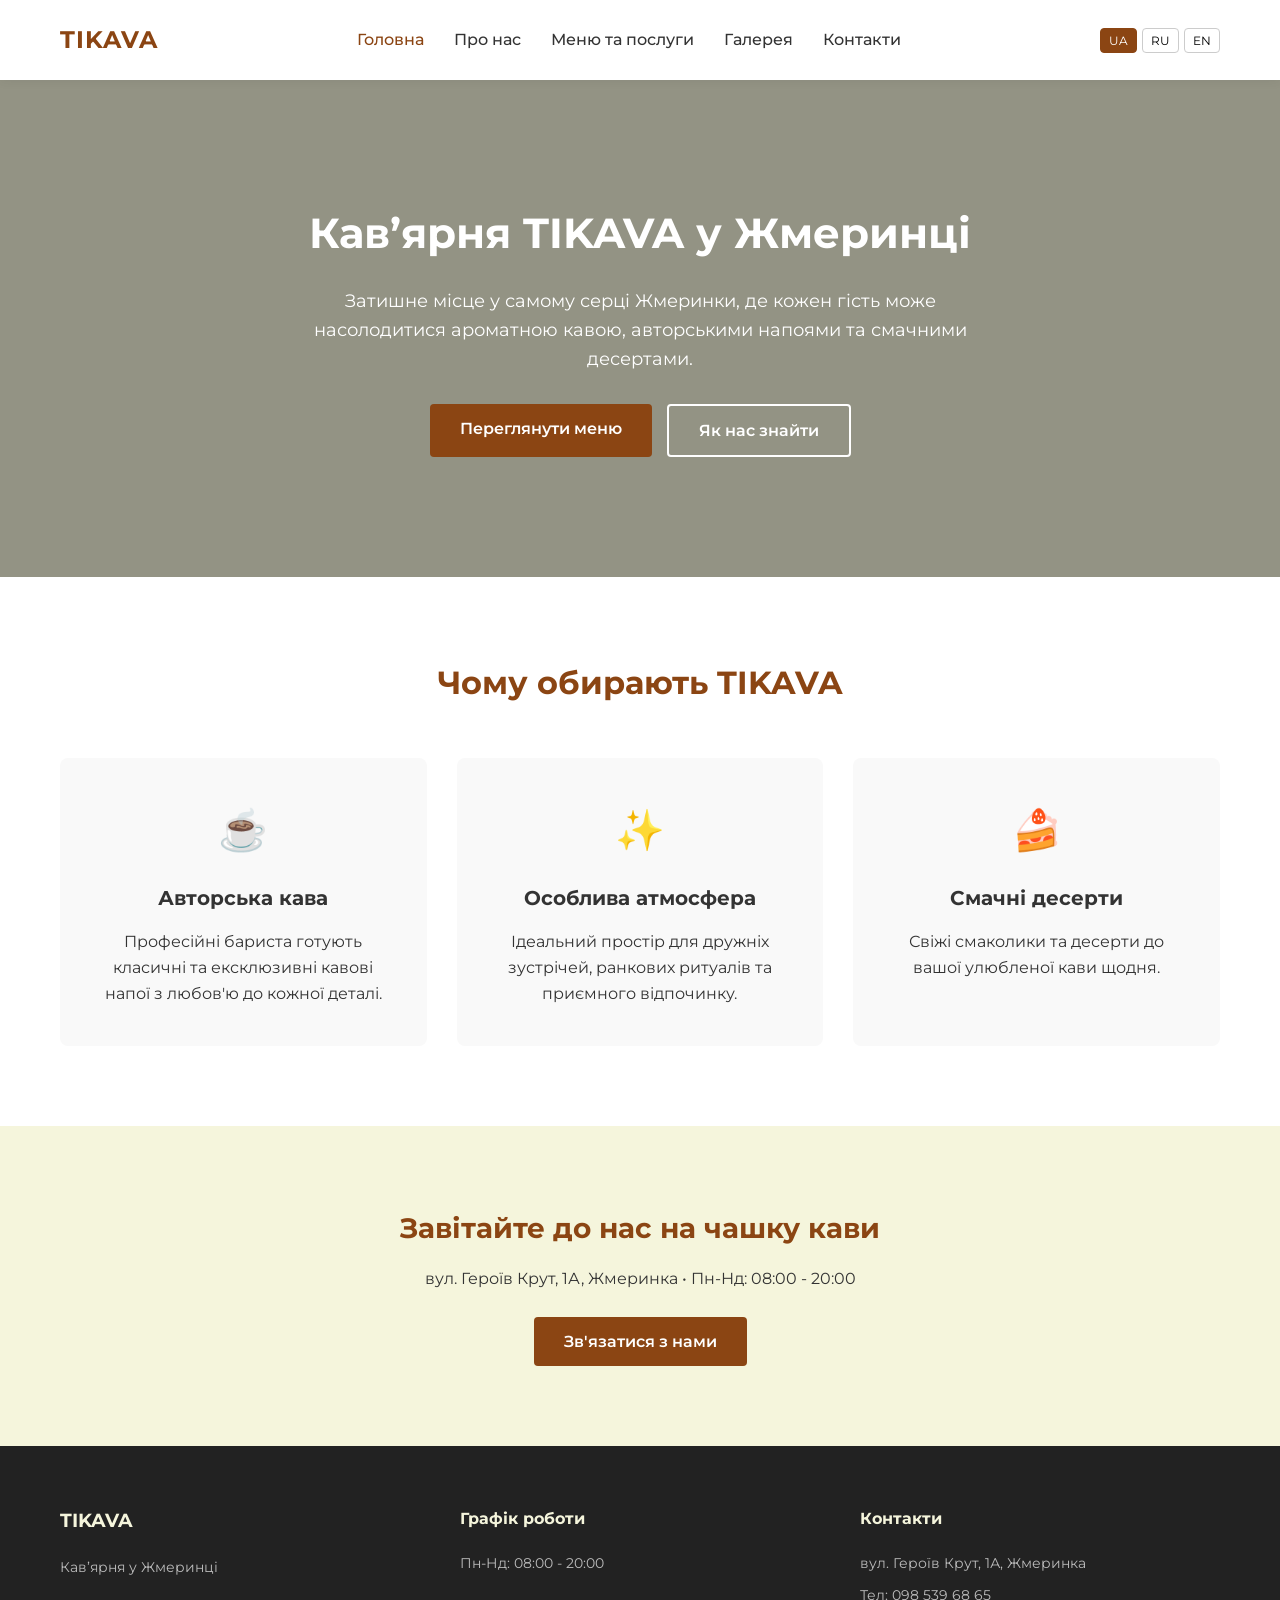
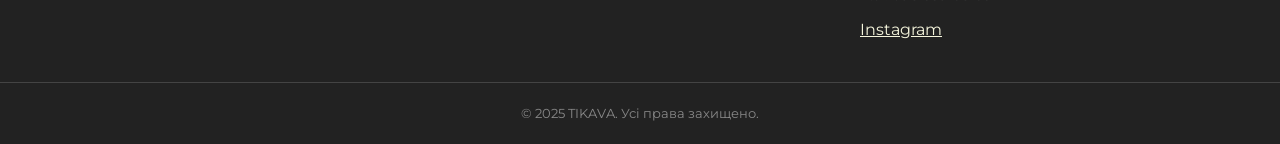
<file: index.html>
<!DOCTYPE html>
<html lang="uk">
<head>
    <meta charset="UTF-8">
    <meta name="viewport" content="width=device-width, initial-scale=1.0">
    <title>Кав’ярня TIKAVA у Жмеринці</title>
    <link rel="stylesheet" href="assets/style.css">
    <link rel="preconnect" href="https://fonts.googleapis.com">
    <link rel="preconnect" href="https://fonts.gstatic.com" crossorigin>
    <link href="https://fonts.googleapis.com/css2?family=Montserrat:wght@400;500;600;700&display=swap" rel="stylesheet">
</head>
<body>
    <header class="site-header">
        <div class="container nav-container">
            <a href="index.html" class="logo">TIKAVA</a>
            <nav class="main-nav">
                <ul>
                    <li><a href="index.html" class="active" data-i18n="nav_home">Головна</a></li>
                    <li><a href="about.html" data-i18n="nav_about">Про нас</a></li>
                    <li><a href="services.html" data-i18n="nav_services">Меню та послуги</a></li>
                    <li><a href="gallery.html" data-i18n="nav_gallery">Галерея</a></li>
                    <li><a href="contacts.html" data-i18n="nav_contacts">Контакти</a></li>
                </ul>
            </nav>
            <div class="header-right">
                <div class="lang-switcher">
                    <button data-lang="uk" class="lang-btn active">UA</button>
                    <button data-lang="ru" class="lang-btn">RU</button>
                    <button data-lang="en" class="lang-btn">EN</button>
                </div>
                <button class="mobile-menu-toggle" aria-label="Menu">
                    <span></span><span></span><span></span>
                </button>
            </div>
        </div>
    </header>

    <main>
        <section class="hero">
            <div class="container hero-content">
                <h1 data-i18n="hero_title">Кав’ярня TIKAVA у Жмеринці</h1>
                <p data-i18n="hero_subtitle">Затишне місце у самому серці Жмеринки, де кожен гість може насолодитися ароматною кавою, авторськими напоями та смачними десертами.</p>
                <div class="hero-buttons">
                    <a href="services.html" class="btn btn-primary" data-i18n="btn_menu">Переглянути меню</a>
                    <a href="contacts.html" class="btn btn-secondary" data-i18n="btn_contacts">Як нас знайти</a>
                </div>
            </div>
        </section>

        <section class="features section-padding">
            <div class="container">
                <h2 class="section-title" data-i18n="features_title">Чому обирають TIKAVA</h2>
                <div class="features-grid">
                    <div class="feature-card">
                        <div class="feature-icon">☕</div>
                        <h3 data-i18n="feat_1_title">Авторська кава</h3>
                        <p data-i18n="feat_1_desc">Професійні бариста готують класичні та ексклюзивні кавові напої з любов'ю до кожної деталі.</p>
                    </div>
                    <div class="feature-card">
                        <div class="feature-icon">✨</div>
                        <h3 data-i18n="feat_2_title">Особлива атмосфера</h3>
                        <p data-i18n="feat_2_desc">Ідеальний простір для дружніх зустрічей, ранкових ритуалів та приємного відпочинку.</p>
                    </div>
                    <div class="feature-card">
                        <div class="feature-icon">🍰</div>
                        <h3 data-i18n="feat_3_title">Смачні десерти</h3>
                        <p data-i18n="feat_3_desc">Свіжі смаколики та десерти до вашої улюбленої кави щодня.</p>
                    </div>
                </div>
            </div>
        </section>

        <section class="cta-banner section-padding">
            <div class="container cta-container">
                <h2 data-i18n="cta_title">Завітайте до нас на чашку кави</h2>
                <p data-i18n="cta_desc">вул. Героїв Крут, 1А, Жмеринка • Пн-Нд: 08:00 - 20:00</p>
                <a href="contacts.html" class="btn btn-primary" data-i18n="cta_btn">Зв'язатися з нами</a>
            </div>
        </section>
    </main>

    <footer class="site-footer">
        <div class="container footer-content">
            <div class="footer-col">
                <h3>TIKAVA</h3>
                <p data-i18n="footer_desc">Кав’ярня у Жмеринці</p>
            </div>
            <div class="footer-col">
                <h4 data-i18n="footer_hours_title">Графік роботи</h4>
                <p>Пн-Нд: 08:00 - 20:00</p>
            </div>
            <div class="footer-col">
                <h4 data-i18n="footer_contacts_title">Контакти</h4>
                <p>вул. Героїв Крут, 1А, Жмеринка</p>
                <p>Тел: 098 539 68 65</p>
                <div class="social-links">
                    <a href="https://www.instagram.com/tikava_coffee/" target="_blank" rel="noopener">Instagram</a>
                </div>
            </div>
        </div>
        <div class="footer-bottom">
            <p>&copy; 2025 TIKAVA. <span data-i18n="rights">Усі права захищено.</span></p>
        </div>
    </footer>

    <script src="assets/script.js"></script>
</body>
</html>
</file>
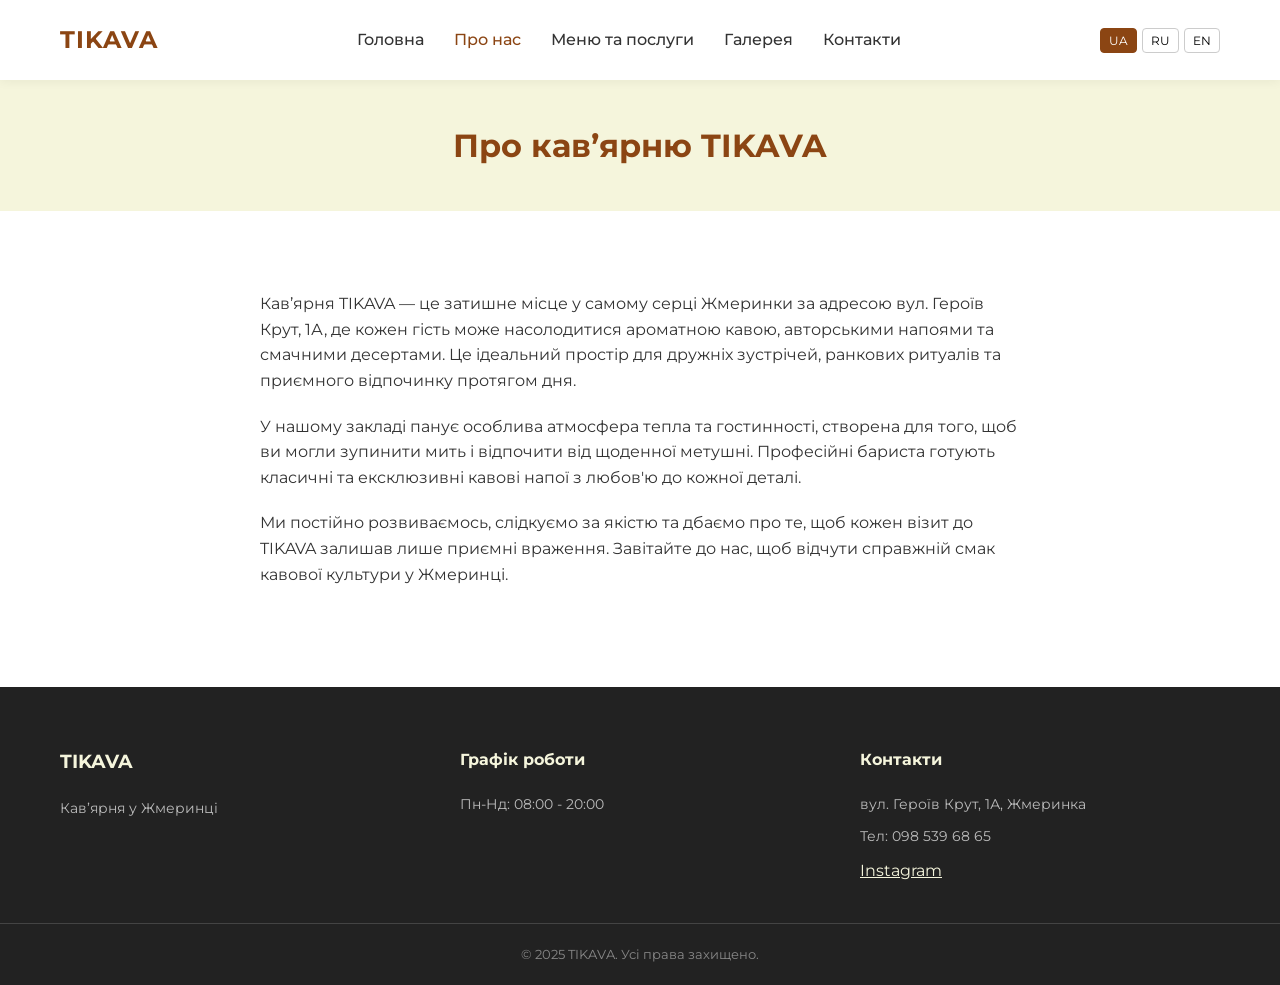
<file: about.html>
<!DOCTYPE html>
<html lang="uk">
<head>
    <meta charset="UTF-8">
    <meta name="viewport" content="width=device-width, initial-scale=1.0">
    <title>Про нас — TIKAVA</title>
    <link rel="stylesheet" href="assets/style.css">
    <link rel="preconnect" href="https://fonts.googleapis.com">
    <link rel="preconnect" href="https://fonts.gstatic.com" crossorigin>
    <link href="https://fonts.googleapis.com/css2?family=Montserrat:wght@400;500;600;700&display=swap" rel="stylesheet">
</head>
<body>
    <header class="site-header">
        <div class="container nav-container">
            <a href="index.html" class="logo">TIKAVA</a>
            <nav class="main-nav">
                <ul>
                    <li><a href="index.html" data-i18n="nav_home">Головна</a></li>
                    <li><a href="about.html" class="active" data-i18n="nav_about">Про нас</a></li>
                    <li><a href="services.html" data-i18n="nav_services">Меню та послуги</a></li>
                    <li><a href="gallery.html" data-i18n="nav_gallery">Галерея</a></li>
                    <li><a href="contacts.html" data-i18n="nav_contacts">Контакти</a></li>
                </ul>
            </nav>
            <div class="header-right">
                <div class="lang-switcher">
                    <button data-lang="uk" class="lang-btn active">UA</button>
                    <button data-lang="ru" class="lang-btn">RU</button>
                    <button data-lang="en" class="lang-btn">EN</button>
                </div>
                <button class="mobile-menu-toggle" aria-label="Menu">
                    <span></span><span></span><span></span>
                </button>
            </div>
        </div>
    </header>

    <main>
        <section class="page-header">
            <div class="container">
                <h1 data-i18n="about_page_title">Про кав’ярню TIKAVA</h1>
            </div>
        </section>

        <section class="about-section section-padding">
            <div class="container about-container">
                <div class="about-text-content">
                    <p data-i18n="about_p1">Кав’ярня TIKAVA — це затишне місце у самому серці Жмеринки за адресою вул. Героїв Крут, 1А, де кожен гість може насолодитися ароматною кавою, авторськими напоями та смачними десертами. Це ідеальний простір для дружніх зустрічей, ранкових ритуалів та приємного відпочинку протягом дня.</p>
                    <p data-i18n="about_p2">У нашому закладі панує особлива атмосфера тепла та гостинності, створена для того, щоб ви могли зупинити мить і відпочити від щоденної метушні. Професійні бариста готують класичні та ексклюзивні кавові напої з любов'ю до кожної деталі.</p>
                    <p data-i18n="about_p3">Ми постійно розвиваємось, слідкуємо за якістю та дбаємо про те, щоб кожен візит до TIKAVA залишав лише приємні враження. Завітайте до нас, щоб відчути справжній смак кавової культури у Жмеринці.</p>
                </div>
            </div>
        </section>
    </main>

    <footer class="site-footer">
        <div class="container footer-content">
            <div class="footer-col">
                <h3>TIKAVA</h3>
                <p data-i18n="footer_desc">Кав’ярня у Жмеринці</p>
            </div>
            <div class="footer-col">
                <h4 data-i18n="footer_hours_title">Графік роботи</h4>
                <p>Пн-Нд: 08:00 - 20:00</p>
            </div>
            <div class="footer-col">
                <h4 data-i18n="footer_contacts_title">Контакти</h4>
                <p>вул. Героїв Крут, 1А, Жмеринка</p>
                <p>Тел: 098 539 68 65</p>
                <div class="social-links">
                    <a href="https://www.instagram.com/tikava_coffee/" target="_blank" rel="noopener">Instagram</a>
                </div>
            </div>
        </div>
        <div class="footer-bottom">
            <p>&copy; 2025 TIKAVA. <span data-i18n="rights">Усі права захищено.</span></p>
        </div>
    </footer>

    <script src="assets/script.js"></script>
</body>
</html>
</file>
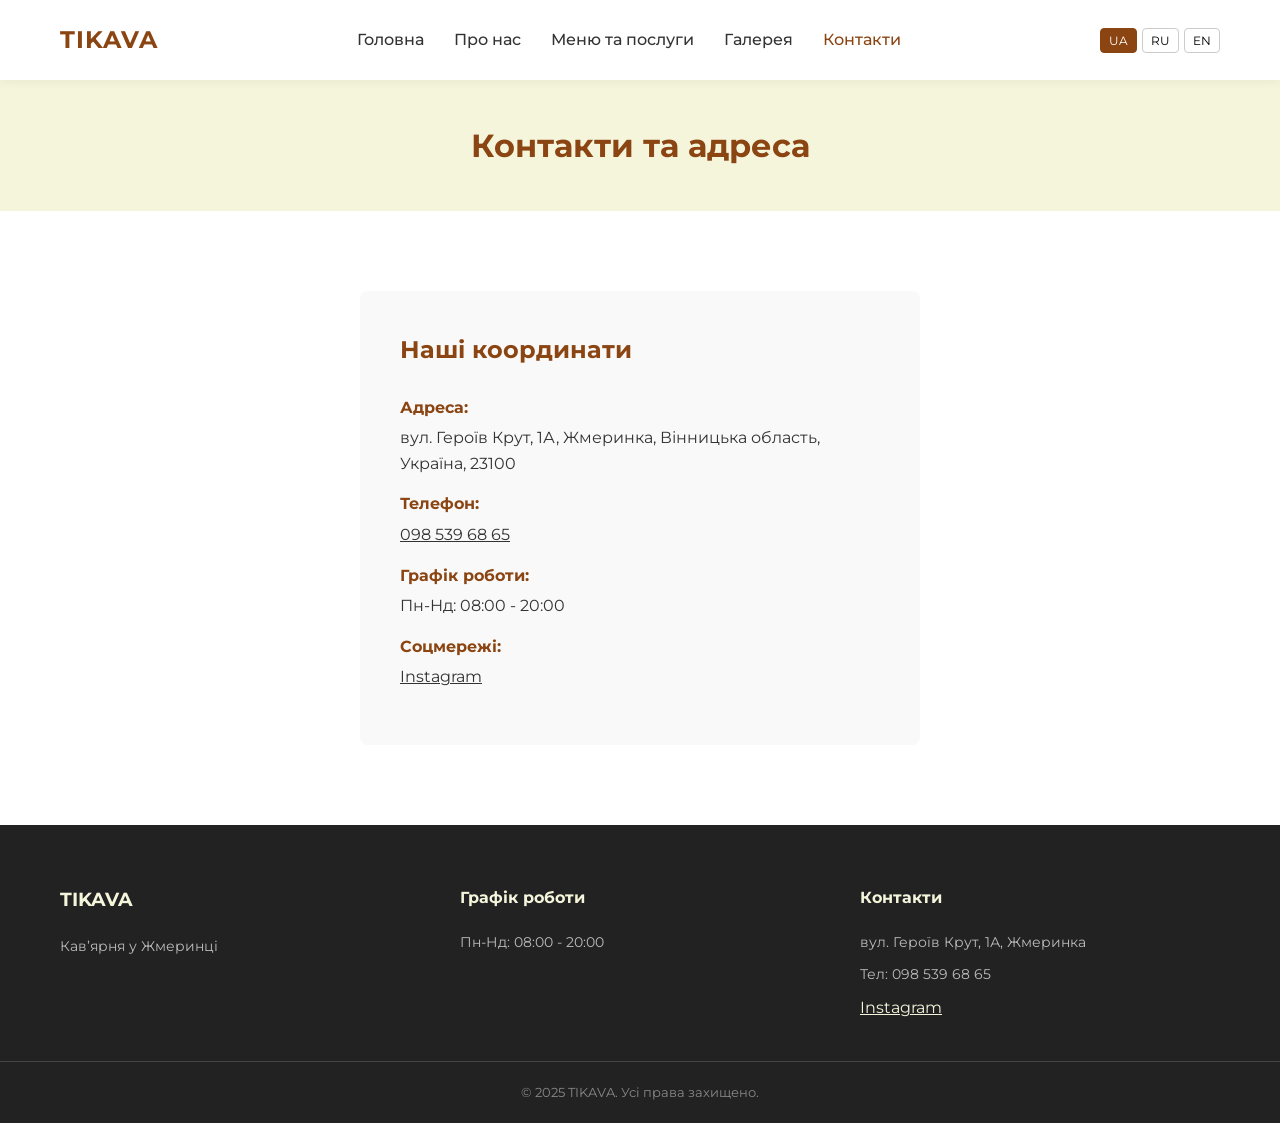
<file: contacts.html>
<!DOCTYPE html>
<html lang="uk">
<head>
    <meta charset="UTF-8">
    <meta name="viewport" content="width=device-width, initial-scale=1.0">
    <title>Контакти — TIKAVA</title>
    <link rel="stylesheet" href="assets/style.css">
    <link rel="preconnect" href="https://fonts.googleapis.com">
    <link rel="preconnect" href="https://fonts.gstatic.com" crossorigin>
    <link href="https://fonts.googleapis.com/css2?family=Montserrat:wght@400;500;600;700&display=swap" rel="stylesheet">
</head>
<body>
    <header class="site-header">
        <div class="container nav-container">
            <a href="index.html" class="logo">TIKAVA</a>
            <nav class="main-nav">
                <ul>
                    <li><a href="index.html" data-i18n="nav_home">Головна</a></li>
                    <li><a href="about.html" data-i18n="nav_about">Про нас</a></li>
                    <li><a href="services.html" data-i18n="nav_services">Меню та послуги</a></li>
                    <li><a href="gallery.html" data-i18n="nav_gallery">Галерея</a></li>
                    <li><a href="contacts.html" class="active" data-i18n="nav_contacts">Контакти</a></li>
                </ul>
            </nav>
            <div class="header-right">
                <div class="lang-switcher">
                    <button data-lang="uk" class="lang-btn active">UA</button>
                    <button data-lang="ru" class="lang-btn">RU</button>
                    <button data-lang="en" class="lang-btn">EN</button>
                </div>
                <button class="mobile-menu-toggle" aria-label="Menu">
                    <span></span><span></span><span></span>
                </button>
            </div>
        </div>
    </header>

    <main>
        <section class="page-header">
            <div class="container">
                <h1 data-i18n="contacts_page_title">Контакти та адреса</h1>
            </div>
        </section>

        <section class="contacts-section section-padding">
            <div class="container contacts-grid">
                <div class="contact-info-card">
                    <h3 data-i18n="contact_info_title">Наші координати</h3>
                    <ul class="contact-list">
                        <li>
                            <strong data-i18n="lbl_address">Адреса:</strong>
                            <span>вул. Героїв Крут, 1А, Жмеринка, Вінницька область, Україна, 23100</span>
                        </li>
                        <li>
                            <strong data-i18n="lbl_phone">Телефон:</strong>
                            <a href="tel:0985396865">098 539 68 65</a>
                        </li>
                        <li>
                            <strong data-i18n="lbl_hours">Графік роботи:</strong>
                            <span data-i18n="hours_val">Пн-Нд: 08:00 - 20:00</span>
                        </li>
                        <li>
                            <strong data-i18n="lbl_social">Соцмережі:</strong>
                            <a href="https://www.instagram.com/tikava_coffee/" target="_blank" rel="noopener">Instagram</a>
                        </li>
                    </ul>
                </div>
            </div>
        </section>
    </main>

    <footer class="site-footer">
        <div class="container footer-content">
            <div class="footer-col">
                <h3>TIKAVA</h3>
                <p data-i18n="footer_desc">Кав’ярня у Жмеринці</p>
            </div>
            <div class="footer-col">
                <h4 data-i18n="footer_hours_title">Графік роботи</h4>
                <p>Пн-Нд: 08:00 - 20:00</p>
            </div>
            <div class="footer-col">
                <h4 data-i18n="footer_contacts_title">Контакти</h4>
                <p>вул. Героїв Крут, 1А, Жмеринка</p>
                <p>Тел: 098 539 68 65</p>
                <div class="social-links">
                    <a href="https://www.instagram.com/tikava_coffee/" target="_blank" rel="noopener">Instagram</a>
                </div>
            </div>
        </div>
        <div class="footer-bottom">
            <p>&copy; 2025 TIKAVA. <span data-i18n="rights">Усі права захищено.</span></p>
        </div>
    </footer>

    <script src="assets/script.js"></script>
</body>
</html>
</file>
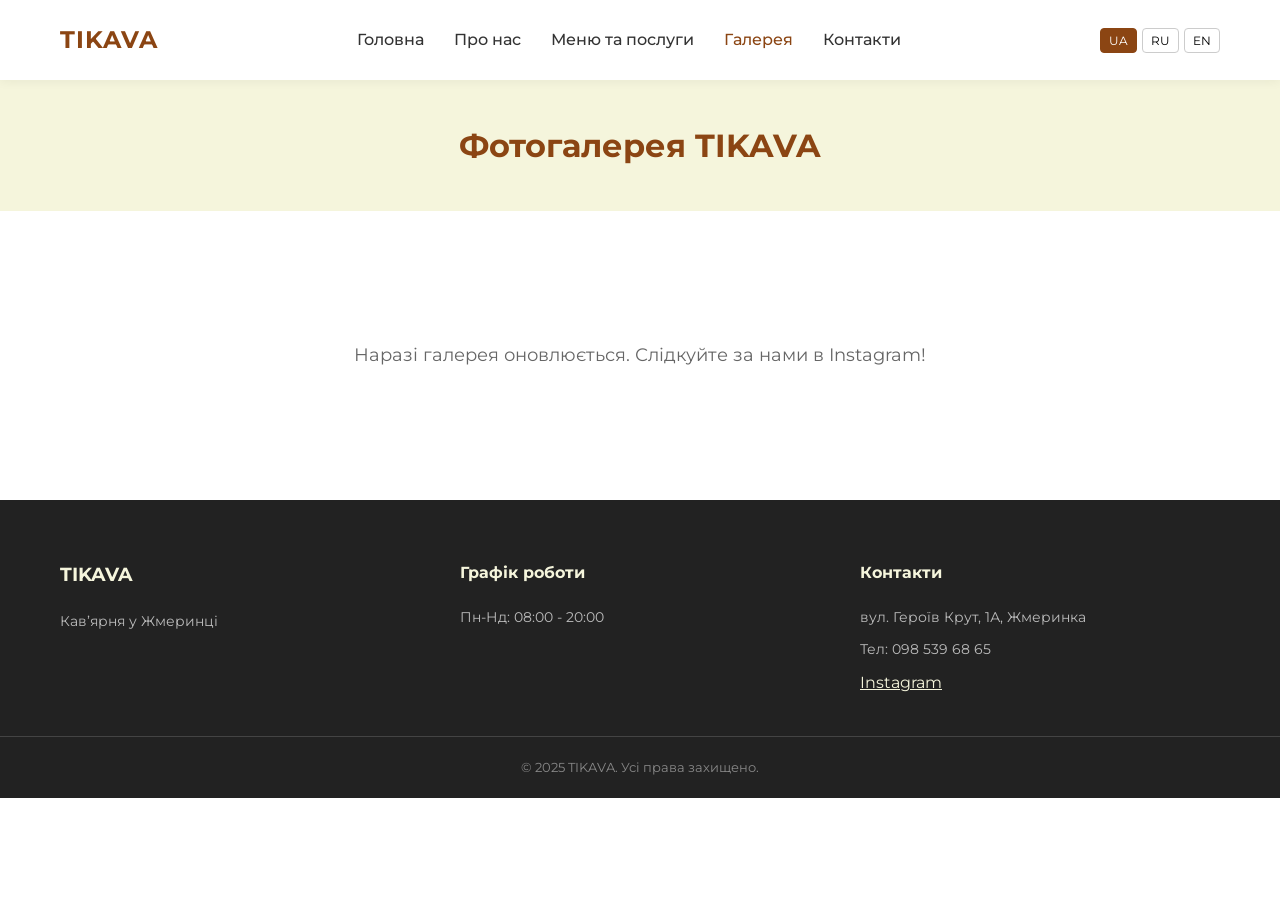
<file: gallery.html>
<!DOCTYPE html>
<html lang="uk">
<head>
    <meta charset="UTF-8">
    <meta name="viewport" content="width=device-width, initial-scale=1.0">
    <title>Галерея — TIKAVA</title>
    <link rel="stylesheet" href="assets/style.css">
    <link rel="preconnect" href="https://fonts.googleapis.com">
    <link rel="preconnect" href="https://fonts.gstatic.com" crossorigin>
    <link href="https://fonts.googleapis.com/css2?family=Montserrat:wght@400;500;600;700&display=swap" rel="stylesheet">
</head>
<body>
    <header class="site-header">
        <div class="container nav-container">
            <a href="index.html" class="logo">TIKAVA</a>
            <nav class="main-nav">
                <ul>
                    <li><a href="index.html" data-i18n="nav_home">Головна</a></li>
                    <li><a href="about.html" data-i18n="nav_about">Про нас</a></li>
                    <li><a href="services.html" data-i18n="nav_services">Меню та послуги</a></li>
                    <li><a href="gallery.html" class="active" data-i18n="nav_gallery">Галерея</a></li>
                    <li><a href="contacts.html" data-i18n="nav_contacts">Контакти</a></li>
                </ul>
            </nav>
            <div class="header-right">
                <div class="lang-switcher">
                    <button data-lang="uk" class="lang-btn active">UA</button>
                    <button data-lang="ru" class="lang-btn">RU</button>
                    <button data-lang="en" class="lang-btn">EN</button>
                </div>
                <button class="mobile-menu-toggle" aria-label="Menu">
                    <span></span><span></span><span></span>
                </button>
            </div>
        </div>
    </header>

    <main>
        <section class="page-header">
            <div class="container">
                <h1 data-i18n="gallery_page_title">Фотогалерея TIKAVA</h1>
            </div>
        </section>

        <section class="gallery-section section-padding">
            <div class="container">
                <div class="gallery-grid">
                    <p class="gallery-empty-text" data-i18n="gallery_empty">Наразі галерея оновлюється. Слідкуйте за нами в Instagram!</p>
                </div>
            </div>
        </section>
    </main>

    <footer class="site-footer">
        <div class="container footer-content">
            <div class="footer-col">
                <h3>TIKAVA</h3>
                <p data-i18n="footer_desc">Кав’ярня у Жмеринці</p>
            </div>
            <div class="footer-col">
                <h4 data-i18n="footer_hours_title">Графік роботи</h4>
                <p>Пн-Нд: 08:00 - 20:00</p>
            </div>
            <div class="footer-col">
                <h4 data-i18n="footer_contacts_title">Контакти</h4>
                <p>вул. Героїв Крут, 1А, Жмеринка</p>
                <p>Тел: 098 539 68 65</p>
                <div class="social-links">
                    <a href="https://www.instagram.com/tikava_coffee/" target="_blank" rel="noopener">Instagram</a>
                </div>
            </div>
        </div>
        <div class="footer-bottom">
            <p>&copy; 2025 TIKAVA. <span data-i18n="rights">Усі права захищено.</span></p>
        </div>
    </footer>

    <script src="assets/script.js"></script>
</body>
</html>
</file>
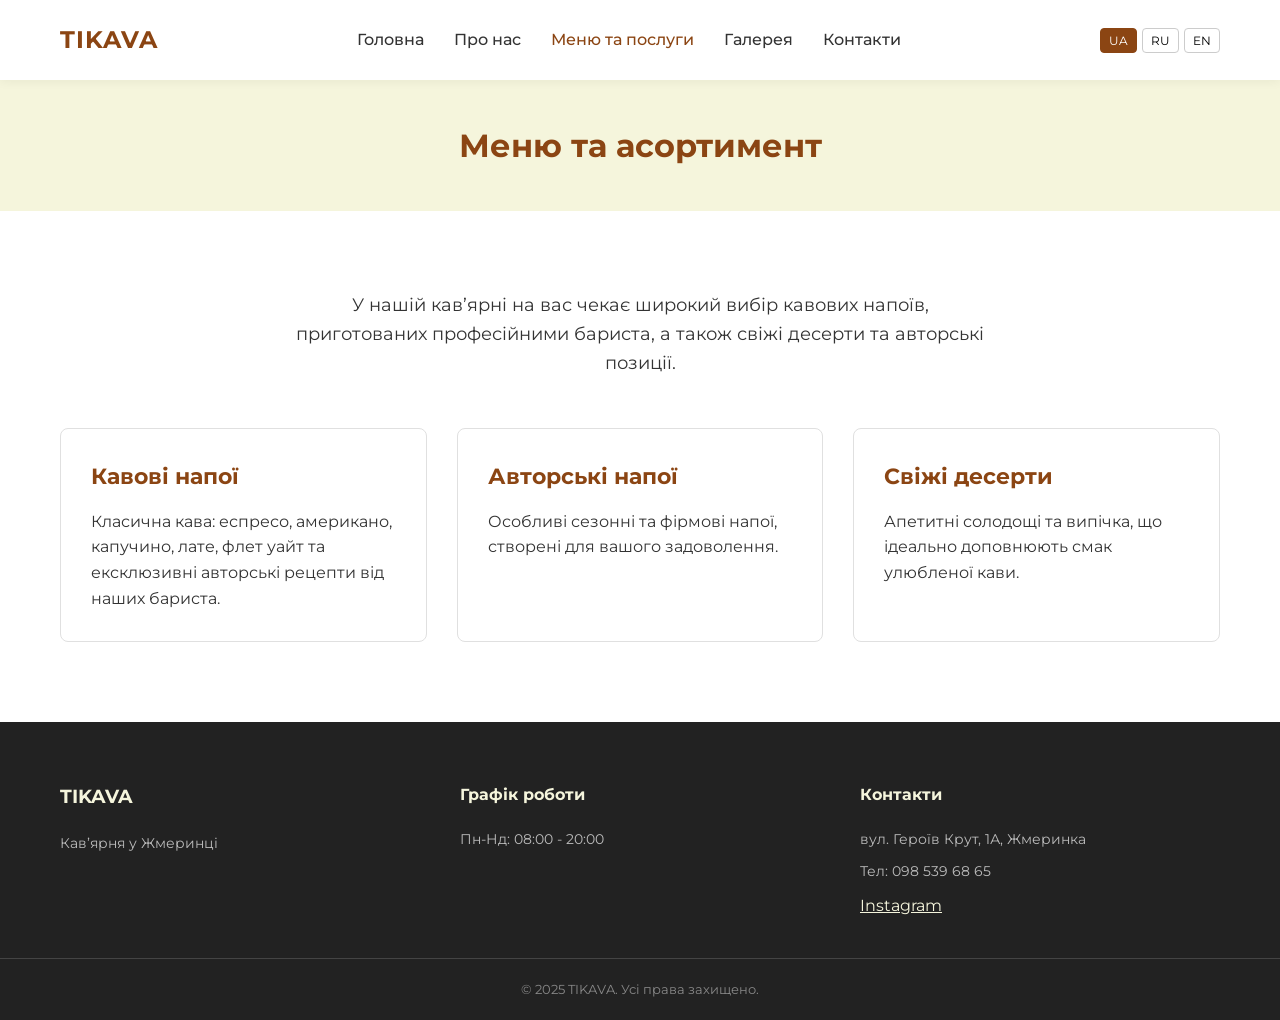
<file: services.html>
<!DOCTYPE html>
<html lang="uk">
<head>
    <meta charset="UTF-8">
    <meta name="viewport" content="width=device-width, initial-scale=1.0">
    <title>Меню та послуги — TIKAVA</title>
    <link rel="stylesheet" href="assets/style.css">
    <link rel="preconnect" href="https://fonts.googleapis.com">
    <link rel="preconnect" href="https://fonts.gstatic.com" crossorigin>
    <link href="https://fonts.googleapis.com/css2?family=Montserrat:wght@400;500;600;700&display=swap" rel="stylesheet">
</head>
<body>
    <header class="site-header">
        <div class="container nav-container">
            <a href="index.html" class="logo">TIKAVA</a>
            <nav class="main-nav">
                <ul>
                    <li><a href="index.html" data-i18n="nav_home">Головна</a></li>
                    <li><a href="about.html" data-i18n="nav_about">Про нас</a></li>
                    <li><a href="services.html" class="active" data-i18n="nav_services">Меню та послуги</a></li>
                    <li><a href="gallery.html" data-i18n="nav_gallery">Галерея</a></li>
                    <li><a href="contacts.html" data-i18n="nav_contacts">Контакти</a></li>
                </ul>
            </nav>
            <div class="header-right">
                <div class="lang-switcher">
                    <button data-lang="uk" class="lang-btn active">UA</button>
                    <button data-lang="ru" class="lang-btn">RU</button>
                    <button data-lang="en" class="lang-btn">EN</button>
                </div>
                <button class="mobile-menu-toggle" aria-label="Menu">
                    <span></span><span></span><span></span>
                </button>
            </div>
        </div>
    </header>

    <main>
        <section class="page-header">
            <div class="container">
                <h1 data-i18n="services_page_title">Меню та асортимент</h1>
            </div>
        </section>

        <section class="services-section section-padding">
            <div class="container">
                <div class="services-intro">
                    <p data-i18n="services_intro_text">У нашій кав’ярні на вас чекає широкий вибір кавових напоїв, приготованих професійними бариста, а також свіжі десерти та авторські позиції.</p>
                </div>
                <div class="categories-grid">
                    <div class="category-card">
                        <h3 data-i18n="cat_coffee_title">Кавові напої</h3>
                        <p data-i18n="cat_coffee_desc">Класична кава: еспресо, американо, капучино, лате, флет уайт та ексклюзивні авторські рецепти від наших бариста.</p>
                    </div>
                    <div class="category-card">
                        <h3 data-i18n="cat_drinks_title">Авторські напої</h3>
                        <p data-i18n="cat_drinks_desc">Особливі сезонні та фірмові напої, створені для вашого задоволення.</p>
                    </div>
                    <div class="category-card">
                        <h3 data-i18n="cat_bakery_title">Свіжі десерти</h3>
                        <p data-i18n="cat_bakery_desc">Апетитні солодощі та випічка, що ідеально доповнюють смак улюбленої кави.</p>
                    </div>
                </div>
            </div>
        </section>
    </main>

    <footer class="site-footer">
        <div class="container footer-content">
            <div class="footer-col">
                <h3>TIKAVA</h3>
                <p data-i18n="footer_desc">Кав’ярня у Жмеринці</p>
            </div>
            <div class="footer-col">
                <h4 data-i18n="footer_hours_title">Графік роботи</h4>
                <p>Пн-Нд: 08:00 - 20:00</p>
            </div>
            <div class="footer-col">
                <h4 data-i18n="footer_contacts_title">Контакти</h4>
                <p>вул. Героїв Крут, 1А, Жмеринка</p>
                <p>Тел: 098 539 68 65</p>
                <div class="social-links">
                    <a href="https://www.instagram.com/tikava_coffee/" target="_blank" rel="noopener">Instagram</a>
                </div>
            </div>
        </div>
        <div class="footer-bottom">
            <p>&copy; 2025 TIKAVA. <span data-i18n="rights">Усі права захищено.</span></p>
        </div>
    </footer>

    <script src="assets/script.js"></script>
</body>
</html>
</file>
<file: assets/style.css>
:root {
    --primary-color: #8B4513;
    --secondary-color: #F5F5DC;
    --text-color: #333333;
    --bg-color: #FFFFFF;
    --accent-color: #D2B48C;
    --transition: all 0.3s ease;
}

* {
    box-sizing: border-box;
    margin: 0;
    padding: 0;
}

body {
    font-family: 'Montserrat', sans-serif;
    color: var(--text-color);
    background-color: var(--bg-color);
    line-height: 1.6;
}

img {
    max-width: 100%;
    height: auto;
    object-fit: contain;
}

a {
    text-decoration: none;
    color: inherit;
}

ul {
    list-style: none;
}

.container {
    max-width: 1200px;
    margin: 0 auto;
    padding: 0 20px;
}

/* Header */
.site-header {
    background-color: var(--bg-color);
    box-shadow: 0 2px 10px rgba(0,0,0,0.05);
    position: sticky;
    top: 0;
    z-index: 1000;
}

.nav-container {
    display: flex;
    align-items: center;
    justify-content: space-between;
    height: 80px;
}

.logo {
    font-size: 24px;
    font-weight: 700;
    color: var(--primary-color);
    letter-spacing: 1px;
}

.main-nav ul {
    display: flex;
    gap: 30px;
}

.main-nav a {
    font-weight: 500;
    transition: var(--transition);
}

.main-nav a:hover,
.main-nav a.active {
    color: var(--primary-color);
}

.header-right {
    display: flex;
    align-items: center;
    gap: 20px;
}

.lang-switcher {
    display: flex;
    gap: 5px;
}

.lang-btn {
    background: none;
    border: 1px solid #ccc;
    padding: 4px 8px;
    font-family: inherit;
    font-size: 12px;
    cursor: pointer;
    border-radius: 4px;
    transition: var(--transition);
}

.lang-btn.active,
.lang-btn:hover {
    background-color: var(--primary-color);
    color: #fff;
    border-color: var(--primary-color);
}

.mobile-menu-toggle {
    display: none;
    background: none;
    border: none;
    cursor: pointer;
    flex-direction: column;
    gap: 5px;
}

.mobile-menu-toggle span {
    display: block;
    width: 25px;
    height: 3px;
    background-color: var(--primary-color);
    transition: var(--transition);
}

/* Hero */
.hero {
    background: linear-gradient(rgba(0,0,0,0.4), rgba(0,0,0,0.4)), var(--secondary-color);
    background-size: cover;
    background-position: center;
    padding: 120px 0;
    text-align: center;
    color: #fff;
}

.hero-content h1 {
    font-size: 42px;
    font-weight: 700;
    margin-bottom: 20px;
}

.hero-content p {
    font-size: 18px;
    max-width: 700px;
    margin: 0 auto 30px;
}

.hero-buttons {
    display: flex;
    justify-content: center;
    gap: 15px;
}

.btn {
    display: inline-block;
    padding: 12px 30px;
    font-weight: 600;
    border-radius: 4px;
    transition: var(--transition);
    text-align: center;
}

.btn-primary {
    background-color: var(--primary-color);
    color: #fff;
}

.btn-primary:hover {
    opacity: 0.9;
}

.btn-secondary {
    background-color: transparent;
    color: #fff;
    border: 2px solid #fff;
}

.btn-secondary:hover {
    background-color: #fff;
    color: var(--text-color);
}

/* Sections */
.section-padding {
    padding: 80px 0;
}

.section-title {
    text-align: center;
    font-size: 32px;
    margin-bottom: 50px;
    color: var(--primary-color);
}

.features-grid {
    display: grid;
    grid-template-columns: repeat(auto-fit, minmax(300px, 1fr));
    gap: 30px;
}

.feature-card {
    background: #f9f9f9;
    padding: 40px 30px;
    border-radius: 8px;
    text-align: center;
    transition: var(--transition);
}

.feature-card:hover {
    transform: translateY(-5px);
    box-shadow: 0 10px 20px rgba(0,0,0,0.05);
}

.feature-icon {
    font-size: 40px;
    margin-bottom: 20px;
}

.feature-card h3 {
    margin-bottom: 15px;
    font-size: 20px;
}

/* CTA Banner */
.cta-banner {
    background-color: var(--secondary-color);
    text-align: center;
}

.cta-container h2 {
    font-size: 28px;
    margin-bottom: 15px;
    color: var(--primary-color);
}

.cta-container p {
    margin-bottom: 25px;
    font-size: 16px;
}

/* Page Header */
.page-header {
    background-color: var(--secondary-color);
    padding: 40px 0;
    text-align: center;
}

.page-header h1 {
    font-size: 32px;
    color: var(--primary-color);
}

/* About Page */
.about-container {
    max-width: 800px;
}

.about-text-content p {
    margin-bottom: 20px;
    font-size: 16px;
}

/* Services / Menu */
.services-intro {
    text-align: center;
    max-width: 700px;
    margin: 0 auto 50px;
    font-size: 18px;
}

.categories-grid {
    display: grid;
    grid-template-columns: repeat(auto-fit, minmax(300px, 1fr));
    gap: 30px;
}

.category-card {
    border: 1px solid #e0e0e0;
    padding: 30px;
    border-radius: 8px;
}

.category-card h3 {
    color: var(--primary-color);
    margin-bottom: 15px;
    font-size: 22px;
}

/* Gallery */
.gallery-empty-text {
    text-align: center;
    font-size: 18px;
    color: #666;
    grid-column: 1 / -1;
    padding: 50px 0;
}

/* Contacts */
.contacts-grid {
    max-width: 600px;
}

.contact-info-card {
    background: #f9f9f9;
    padding: 40px;
    border-radius: 8px;
}

.contact-info-card h3 {
    color: var(--primary-color);
    margin-bottom: 25px;
    font-size: 24px;
}

.contact-list li {
    margin-bottom: 15px;
    display: flex;
    flex-direction: column;
    gap: 5px;
}

.contact-list strong {
    color: var(--primary-color);
}

.contact-list a {
    color: var(--text-color);
    text-decoration: underline;
}

/* Footer */
.site-footer {
    background-color: #222;
    color: #fff;
    padding: 60px 0 20px;
}

.footer-content {
    display: grid;
    grid-template-columns: repeat(auto-fit, minmax(250px, 1fr));
    gap: 40px;
    margin-bottom: 40px;
}

.footer-col h3,
.footer-col h4 {
    color: var(--secondary-color);
    margin-bottom: 20px;
}

.footer-col p {
    margin-bottom: 10px;
    font-size: 14px;
    color: #bbb;
}

.social-links a {
    color: var(--secondary-color);
    text-decoration: underline;
}

.footer-bottom {
    text-align: center;
    border-top: 1px solid #444;
    padding-top: 20px;
    font-size: 13px;
    color: #888;
}

/* Responsive */
@media (max-width: 768px) {
    .main-nav {
        display: none;
        position: absolute;
        top: 80px;
        left: 0;
        width: 100%;
        background-color: var(--bg-color);
        box-shadow: 0 10px 10px rgba(0,0,0,0.05);
        padding: 20px;
    }

    .main-nav.active {
        display: block;
    }

    .main-nav ul {
        flex-direction: column;
        gap: 15px;
        text-align: center;
    }

    .mobile-menu-toggle {
        display: flex;
    }

    .hero-content h1 {
        font-size: 32px;
    }

    .hero-buttons {
        flex-direction: column;
    }
}
</file>
